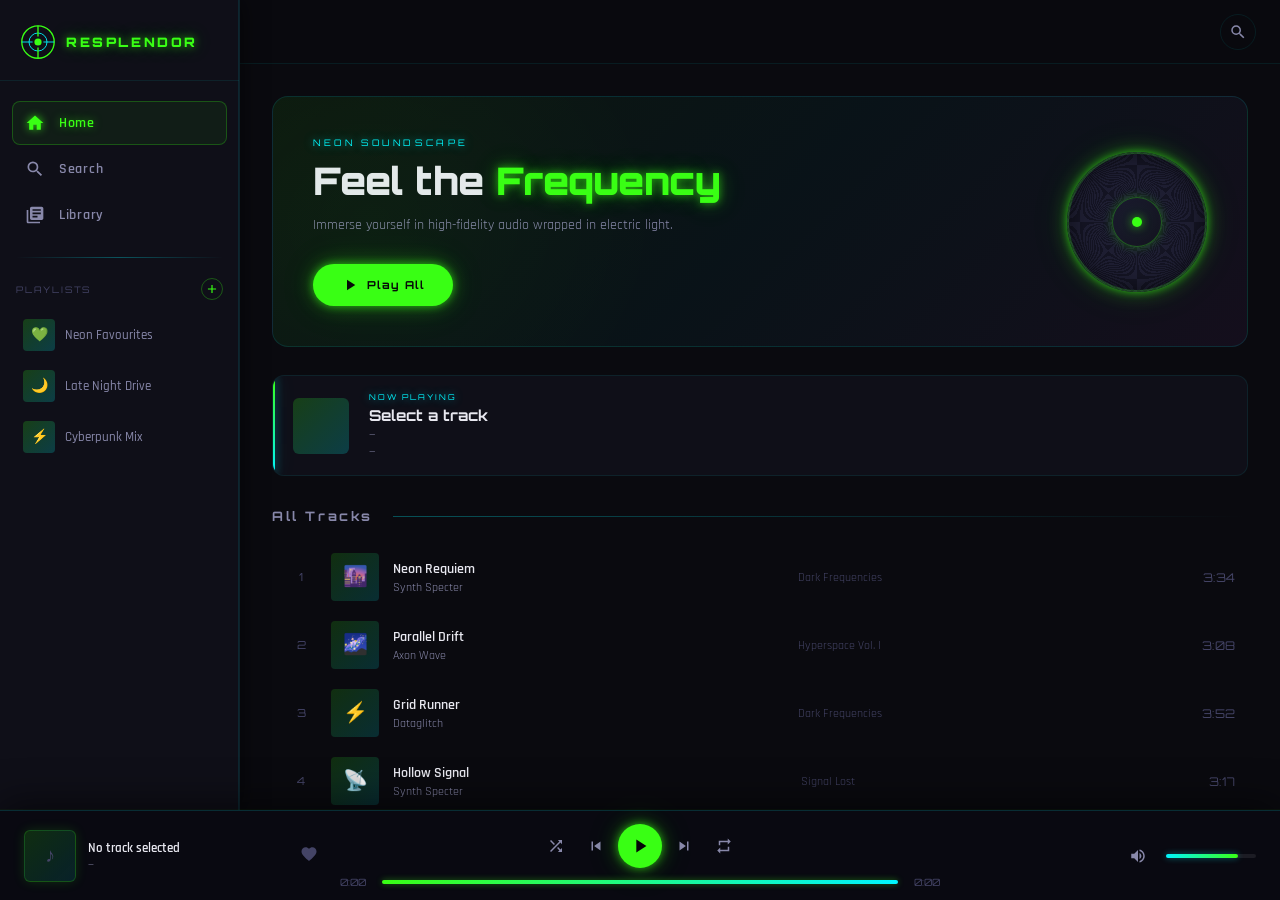
<file: index.html>
<!DOCTYPE html>
<html lang="en">
<head>
  <meta charset="UTF-8" />
  <meta name="viewport" content="width=device-width, initial-scale=1.0" />
  <title>Resplendor — Feel the Neon</title>
  <link rel="stylesheet" href="style.css" />
  <!-- Distinctive font pairing: Orbitron (display) + Rajdhani (body) -->
  <link rel="preconnect" href="https://fonts.googleapis.com" />
  <link href="https://fonts.googleapis.com/css2?family=Orbitron:wght@400;600;700;900&family=Rajdhani:wght@300;400;500;600;700&display=swap" rel="stylesheet" />
</head>
<body>

  <!-- ═══════════════════════════════════════════
       SIDEBAR
  ═══════════════════════════════════════════ -->
  <aside class="sidebar" id="sidebar">
    <!-- Logo -->
    <div class="sidebar__logo">
      <div class="logo-icon">
        <svg viewBox="0 0 40 40" fill="none">
          <circle cx="20" cy="20" r="18" stroke="var(--neon-green)" stroke-width="1.5"/>
          <circle cx="20" cy="20" r="10" stroke="var(--neon-cyan)" stroke-width="1"/>
          <circle cx="20" cy="20" r="4"  fill="var(--neon-green)"/>
          <line x1="20" y1="2"  x2="20" y2="14" stroke="var(--neon-green)" stroke-width="1.5"/>
          <line x1="20" y1="26" x2="20" y2="38" stroke="var(--neon-green)" stroke-width="1.5"/>
          <line x1="2"  y1="20" x2="14" y2="20" stroke="var(--neon-cyan)"  stroke-width="1"/>
          <line x1="26" y1="20" x2="38" y2="20" stroke="var(--neon-cyan)"  stroke-width="1"/>
        </svg>
      </div>
      <span class="logo-text">RESPLENDOR</span>
    </div>

    <!-- Navigation -->
    <nav class="sidebar__nav">
      <ul>
        <li>
          <a href="#" class="nav-link active" data-section="home">
            <svg viewBox="0 0 24 24" fill="currentColor"><path d="M10 20v-6h4v6h5v-8h3L12 3 2 12h3v8z"/></svg>
            <span>Home</span>
          </a>
        </li>
        <li>
          <a href="#" class="nav-link" data-section="search">
            <svg viewBox="0 0 24 24" fill="currentColor"><path d="M15.5 14h-.79l-.28-.27A6.471 6.471 0 0 0 16 9.5 6.5 6.5 0 1 0 9.5 16c1.61 0 3.09-.59 4.23-1.57l.27.28v.79l5 4.99L20.49 19l-4.99-5zm-6 0C7.01 14 5 11.99 5 9.5S7.01 5 9.5 5 14 7.01 14 9.5 11.99 14 9.5 14z"/></svg>
            <span>Search</span>
          </a>
        </li>
        <li>
          <a href="#" class="nav-link" data-section="library">
            <svg viewBox="0 0 24 24" fill="currentColor"><path d="M4 6H2v14c0 1.1.9 2 2 2h14v-2H4V6zm16-4H8c-1.1 0-2 .9-2 2v12c0 1.1.9 2 2 2h12c1.1 0 2-.9 2-2V4c0-1.1-.9-2-2-2zm-1 9H9V9h10v2zm-4 4H9v-2h6v2zm4-8H9V5h10v2z"/></svg>
            <span>Library</span>
          </a>
        </li>
      </ul>
    </nav>

    <!-- Divider -->
    <div class="sidebar__divider"></div>

    <!-- Playlists -->
    <div class="sidebar__playlists">
      <div class="playlist-header">
        <span>PLAYLISTS</span>
        <button class="btn-new-playlist" id="btnNewPlaylist" title="New Playlist">
          <svg viewBox="0 0 24 24" fill="currentColor"><path d="M19 13h-6v6h-2v-6H5v-2h6V5h2v6h6v2z"/></svg>
        </button>
      </div>
      <ul class="playlist-list" id="playlistList">
        <!-- Playlists injected by JS -->
      </ul>
    </div>

    <!-- Mobile toggle -->
    <button class="sidebar__close" id="sidebarClose">✕</button>
  </aside>

  <!-- Sidebar overlay for mobile -->
  <div class="sidebar-overlay" id="sidebarOverlay"></div>

  <!-- ═══════════════════════════════════════════
       MAIN CONTENT
  ═══════════════════════════════════════════ -->
  <main class="main-content" id="mainContent">

    <!-- Top bar -->
    <header class="topbar">
      <button class="btn-hamburger" id="btnHamburger">
        <span></span><span></span><span></span>
      </button>
      <div class="topbar__search" id="searchBar" style="display:none;">
        <svg viewBox="0 0 24 24" fill="currentColor"><path d="M15.5 14h-.79l-.28-.27A6.471 6.471 0 0 0 16 9.5 6.5 6.5 0 1 0 9.5 16c1.61 0 3.09-.59 4.23-1.57l.27.28v.79l5 4.99L20.49 19l-4.99-5zm-6 0C7.01 14 5 11.99 5 9.5S7.01 5 9.5 5 14 7.01 14 9.5 11.99 14 9.5 14z"/></svg>
        <input type="text" id="searchInput" placeholder="Search songs, artists…" autocomplete="off" />
        <button id="clearSearch" class="btn-clear-search">✕</button>
      </div>
      <div class="topbar__right">
        <button class="btn-icon" id="btnToggleSearch" title="Search">
          <svg viewBox="0 0 24 24" fill="currentColor"><path d="M15.5 14h-.79l-.28-.27A6.471 6.471 0 0 0 16 9.5 6.5 6.5 0 1 0 9.5 16c1.61 0 3.09-.59 4.23-1.57l.27.28v.79l5 4.99L20.49 19l-4.99-5zm-6 0C7.01 14 5 11.99 5 9.5S7.01 5 9.5 5 14 7.01 14 9.5 11.99 14 9.5 14z"/></svg>
        </button>
      </div>
    </header>

    <!-- Sections -->
    <div class="sections-wrapper" id="sectionsWrapper">

      <!-- HOME SECTION -->
      <section class="section" id="section-home">
        <!-- Hero banner -->
        <div class="hero-banner">
          <div class="hero-banner__text">
            <p class="hero-subtitle">NEON SOUNDSCAPE</p>
            <h1 class="hero-title">Feel the <span class="glow-text">Frequency</span></h1>
            <p class="hero-desc">Immerse yourself in high-fidelity audio wrapped in electric light.</p>
            <button class="btn-play-all" id="btnPlayAll">
              <svg viewBox="0 0 24 24" fill="currentColor"><path d="M8 5v14l11-7z"/></svg>
              Play All
            </button>
          </div>
          <div class="hero-banner__visual">
            <div class="vinyl-record" id="vinylRecord">
              <div class="vinyl-label" id="vinylLabel">
                <div class="vinyl-label-inner"></div>
              </div>
            </div>
          </div>
        </div>

        <!-- Featured / Now Playing card -->
        <div class="featured-card" id="featuredCard">
          <div class="featured-card__art" id="featuredArt"></div>
          <div class="featured-card__info">
            <span class="featured-tag">NOW PLAYING</span>
            <h2 class="featured-title" id="featuredTitle">Select a track</h2>
            <p class="featured-artist" id="featuredArtist">—</p>
            <p class="featured-album" id="featuredAlbum">—</p>
          </div>
        </div>

        <!-- Song list heading -->
        <div class="section-heading">
          <h2>All Tracks</h2>
          <div class="section-heading__line"></div>
        </div>

        <!-- Song list table -->
        <div class="song-list" id="songList">
          <!-- Songs injected by JS -->
        </div>
      </section>

      <!-- SEARCH SECTION -->
      <section class="section hidden" id="section-search">
        <div class="section-heading">
          <h2>Search Results</h2>
          <div class="section-heading__line"></div>
        </div>
        <div class="song-list" id="searchResults">
          <p class="empty-state">Start typing to search songs and artists…</p>
        </div>
      </section>

      <!-- LIBRARY SECTION -->
      <section class="section hidden" id="section-library">
        <div class="section-heading">
          <h2>Your Library</h2>
          <div class="section-heading__line"></div>
        </div>
        <div class="library-grid" id="libraryGrid">
          <!-- Library items injected by JS -->
        </div>
      </section>

    </div>
  </main>

  <!-- ═══════════════════════════════════════════
       BOTTOM PLAYER BAR
  ═══════════════════════════════════════════ -->
  <footer class="player-bar" id="playerBar">

    <!-- Song info -->
    <div class="player-bar__info">
      <div class="player-art" id="playerArt">
        <div class="player-art__placeholder">♪</div>
      </div>
      <div class="player-meta">
        <p class="player-title" id="playerTitle">No track selected</p>
        <p class="player-artist" id="playerArtist">—</p>
      </div>
      <button class="btn-heart" id="btnHeart" title="Like">
        <svg viewBox="0 0 24 24" fill="currentColor"><path d="M12 21.35l-1.45-1.32C5.4 15.36 2 12.28 2 8.5 2 5.42 4.42 3 7.5 3c1.74 0 3.41.81 4.5 2.09C13.09 3.81 14.76 3 16.5 3 19.58 3 22 5.42 22 8.5c0 3.78-3.4 6.86-8.55 11.54L12 21.35z"/></svg>
      </button>
    </div>

    <!-- Controls -->
    <div class="player-bar__controls">
      <div class="control-buttons">
        <button class="btn-ctrl" id="btnShuffle" title="Shuffle">
          <svg viewBox="0 0 24 24" fill="currentColor"><path d="M10.59 9.17L5.41 4 4 5.41l5.17 5.17 1.42-1.41zM14.5 4l2.04 2.04L4 18.59 5.41 20 17.96 7.46 20 9.5V4h-5.5zm.33 9.41l-1.41 1.41 3.13 3.13L14.5 20H20v-5.5l-2.04 2.04-3.13-3.13z"/></svg>
        </button>
        <button class="btn-ctrl" id="btnPrev" title="Previous">
          <svg viewBox="0 0 24 24" fill="currentColor"><path d="M6 6h2v12H6zm3.5 6l8.5 6V6z"/></svg>
        </button>
        <button class="btn-ctrl btn-play-pause" id="btnPlayPause" title="Play / Pause">
          <svg class="icon-play"  viewBox="0 0 24 24" fill="currentColor"><path d="M8 5v14l11-7z"/></svg>
          <svg class="icon-pause" viewBox="0 0 24 24" fill="currentColor" style="display:none"><path d="M6 19h4V5H6v14zm8-14v14h4V5h-4z"/></svg>
        </button>
        <button class="btn-ctrl" id="btnNext" title="Next">
          <svg viewBox="0 0 24 24" fill="currentColor"><path d="M6 18l8.5-6L6 6v12zM16 6v12h2V6h-2z"/></svg>
        </button>
        <button class="btn-ctrl" id="btnRepeat" title="Repeat">
          <svg viewBox="0 0 24 24" fill="currentColor"><path d="M7 7h10v3l4-4-4-4v3H5v6h2V7zm10 10H7v-3l-4 4 4 4v-3h12v-6h-2v4z"/></svg>
        </button>
      </div>

      <!-- Progress -->
      <div class="progress-area">
        <span class="time-elapsed" id="timeElapsed">0:00</span>
        <div class="progress-bar-track" id="progressTrack">
          <div class="progress-bar-fill" id="progressFill"></div>
          <div class="progress-thumb"   id="progressThumb"></div>
        </div>
        <span class="time-total" id="timeTotal">0:00</span>
      </div>
    </div>

    <!-- Volume -->
    <div class="player-bar__volume">
      <button class="btn-ctrl btn-vol" id="btnMute" title="Mute">
        <svg class="icon-vol-on"  viewBox="0 0 24 24" fill="currentColor"><path d="M3 9v6h4l5 5V4L7 9H3zm13.5 3c0-1.77-1.02-3.29-2.5-4.03v8.05c1.48-.73 2.5-2.25 2.5-4.02zM14 3.23v2.06c2.89.86 5 3.54 5 6.71s-2.11 5.85-5 6.71v2.06c4.01-.91 7-4.49 7-8.77s-2.99-7.86-7-8.77z"/></svg>
        <svg class="icon-vol-off" viewBox="0 0 24 24" fill="currentColor" style="display:none"><path d="M16.5 12c0-1.77-1.02-3.29-2.5-4.03v2.21l2.45 2.45c.03-.2.05-.41.05-.63zm2.5 0c0 .94-.2 1.82-.54 2.64l1.51 1.51C20.63 14.91 21 13.5 21 12c0-4.28-2.99-7.86-7-8.77v2.06c2.89.86 5 3.54 5 6.71zM4.27 3L3 4.27 7.73 9H3v6h4l5 5v-6.73l4.25 4.25c-.67.52-1.42.93-2.25 1.18v2.06c1.38-.31 2.63-.95 3.69-1.81L19.73 21 21 19.73l-9-9L4.27 3zM12 4L9.91 6.09 12 8.18V4z"/></svg>
      </button>
      <div class="volume-track" id="volumeTrack">
        <div class="volume-fill" id="volumeFill"></div>
        <div class="volume-thumb" id="volumeThumb"></div>
      </div>
    </div>

    <!-- Hidden HTML5 audio element -->
    <audio id="audioPlayer" preload="metadata"></audio>
  </footer>

  <!-- ═══════════════════════════════════════════
       NEW PLAYLIST MODAL
  ═══════════════════════════════════════════ -->
  <div class="modal-overlay" id="modalOverlay">
    <div class="modal" id="modal">
      <h3>New Playlist</h3>
      <input type="text" id="modalPlaylistName" placeholder="Playlist name…" maxlength="40" />
      <div class="modal-buttons">
        <button class="btn-modal-cancel" id="btnModalCancel">Cancel</button>
        <button class="btn-modal-create" id="btnModalCreate">Create</button>
      </div>
    </div>
  </div>

  <!-- ═══════════════════════════════════════════
       TOAST NOTIFICATIONS
  ═══════════════════════════════════════════ -->
  <div class="toast-container" id="toastContainer"></div>

  <script src="script.js"></script>
</body>
</html>
</file>
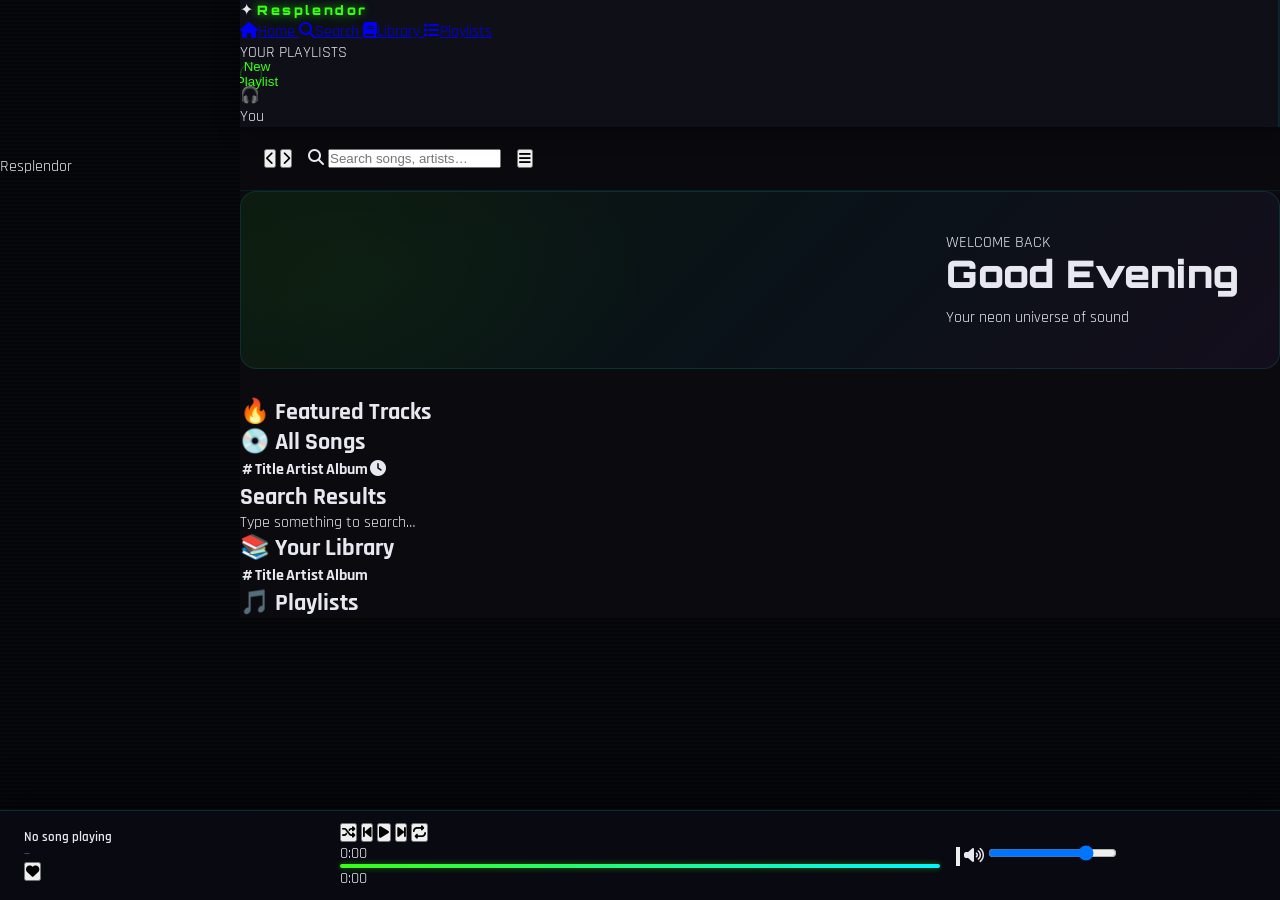
<file: index (1).html>
<!DOCTYPE html>
<html lang="en">
<head>
  <meta charset="UTF-8" />
  <meta name="viewport" content="width=device-width, initial-scale=1.0"/>
  <title>Resplendor</title>
  <link rel="stylesheet" href="style.css" />
  <link href="https://fonts.googleapis.com/css2?family=Rajdhani:wght@400;600;700&family=Orbitron:wght@400;700;900&family=Inter:wght@300;400;500&display=swap" rel="stylesheet"/>
  <link rel="stylesheet" href="https://cdnjs.cloudflare.com/ajax/libs/font-awesome/6.5.0/css/all.min.css"/>
</head>
<body>

  <!-- ===== INTRO BLAST ANIMATION ===== -->
  <div id="intro-overlay">
    <canvas id="intro-canvas"></canvas>
    <div id="intro-logo">
      <span class="logo-r">R</span><span class="logo-rest">esplendor</span>
    </div>
  </div>

  <!-- ===== APP WRAPPER ===== -->
  <div id="app" class="hidden">

    <!-- SIDEBAR -->
    <aside class="sidebar" id="sidebar">
      <div class="sidebar-logo">
        <span class="logo-icon">✦</span>
        <span class="logo-text">Resplendor</span>
      </div>

      <nav class="sidebar-nav">
        <a href="#" class="nav-item active" data-view="home">
          <i class="fa fa-home"></i><span>Home</span>
        </a>
        <a href="#" class="nav-item" data-view="search">
          <i class="fa fa-search"></i><span>Search</span>
        </a>
        <a href="#" class="nav-item" data-view="library">
          <i class="fa fa-book"></i><span>Library</span>
        </a>
        <a href="#" class="nav-item" data-view="playlist">
          <i class="fa fa-list"></i><span>Playlists</span>
        </a>
      </nav>

      <div class="sidebar-section">
        <p class="sidebar-label">YOUR PLAYLISTS</p>
        <ul class="playlist-list" id="playlist-list">
          <!-- Playlists injected by JS -->
        </ul>
        <button class="btn-new-playlist" id="btn-new-playlist">
          <i class="fa fa-plus"></i> New Playlist
        </button>
      </div>

      <div class="sidebar-footer">
        <div class="user-avatar">🎧</div>
        <span class="user-name">You</span>
      </div>
    </aside>

    <!-- MAIN CONTENT -->
    <main class="main-content" id="main-content">

      <!-- TOPBAR -->
      <div class="topbar">
        <div class="topbar-left">
          <button class="nav-arrow" id="btn-back"><i class="fa fa-chevron-left"></i></button>
          <button class="nav-arrow" id="btn-fwd"><i class="fa fa-chevron-right"></i></button>
        </div>
        <div class="search-bar" id="search-bar-wrap">
          <i class="fa fa-search"></i>
          <input type="text" id="search-input" placeholder="Search songs, artists…" />
        </div>
        <button class="hamburger" id="hamburger"><i class="fa fa-bars"></i></button>
      </div>

      <!-- VIEW: HOME -->
      <section class="view active" id="view-home">
        <div class="hero-banner">
          <div class="hero-orb"></div>
          <div class="hero-text">
            <p class="hero-label">WELCOME BACK</p>
            <h1 class="hero-title">Good <span id="time-greeting">Evening</span></h1>
            <p class="hero-sub">Your neon universe of sound</p>
          </div>
        </div>

        <h2 class="section-title">🔥 Featured Tracks</h2>
        <div class="cards-grid" id="featured-grid"></div>

        <h2 class="section-title">💿 All Songs</h2>
        <div class="song-list-container">
          <table class="song-table">
            <thead>
              <tr>
                <th>#</th><th>Title</th><th>Artist</th><th>Album</th><th><i class="fa fa-clock"></i></th><th></th>
              </tr>
            </thead>
            <tbody id="song-table-body"></tbody>
          </table>
        </div>
      </section>

      <!-- VIEW: SEARCH -->
      <section class="view" id="view-search">
        <h2 class="section-title">Search Results</h2>
        <div class="cards-grid" id="search-results-grid">
          <p class="empty-msg">Type something to search…</p>
        </div>
      </section>

      <!-- VIEW: LIBRARY -->
      <section class="view" id="view-library">
        <h2 class="section-title">📚 Your Library</h2>
        <div class="song-list-container">
          <table class="song-table">
            <thead>
              <tr><th>#</th><th>Title</th><th>Artist</th><th>Album</th><th></th></tr>
            </thead>
            <tbody id="library-table-body"></tbody>
          </table>
        </div>
      </section>

      <!-- VIEW: PLAYLISTS -->
      <section class="view" id="view-playlist">
        <h2 class="section-title">🎵 Playlists</h2>
        <div class="playlist-detail" id="playlist-detail"></div>
      </section>

    </main>
  </div><!-- end #app -->

  <!-- ===== BOTTOM PLAYER BAR ===== -->
  <footer class="player-bar" id="player-bar">

    <!-- Now Playing Info -->
    <div class="player-now">
      <div class="player-cover" id="player-cover">
        <div class="cover-art" id="cover-art-display"></div>
      </div>
      <div class="player-info">
        <p class="player-title" id="player-title">No song playing</p>
        <p class="player-artist" id="player-artist">—</p>
      </div>
      <button class="like-btn" id="like-btn" title="Add to Library">
        <i class="fa fa-heart"></i>
      </button>
    </div>

    <!-- Controls -->
    <div class="player-controls">
      <div class="control-btns">
        <button class="ctrl-btn" id="btn-shuffle" title="Shuffle"><i class="fa fa-shuffle"></i></button>
        <button class="ctrl-btn" id="btn-prev" title="Previous"><i class="fa fa-backward-step"></i></button>
        <button class="ctrl-btn play-pause-btn" id="btn-play" title="Play/Pause">
          <i class="fa fa-play" id="play-icon"></i>
        </button>
        <button class="ctrl-btn" id="btn-next" title="Next"><i class="fa fa-forward-step"></i></button>
        <button class="ctrl-btn" id="btn-repeat" title="Repeat"><i class="fa fa-repeat"></i></button>
      </div>
      <div class="progress-wrap">
        <span class="time-label" id="current-time">0:00</span>
        <div class="progress-bar-track" id="progress-track">
          <div class="progress-bar-fill" id="progress-fill"></div>
          <div class="progress-thumb" id="progress-thumb"></div>
        </div>
        <span class="time-label" id="total-time">0:00</span>
      </div>
    </div>

    <!-- Volume + extra -->
    <div class="player-right">
      <button class="ctrl-btn small" id="btn-queue" title="Queue"><i class="fa fa-list-music"></i></button>
      <i class="fa fa-volume-high volume-icon"></i>
      <input type="range" id="volume-slider" min="0" max="1" step="0.01" value="0.8" />
    </div>

  </footer>

  <!-- Hidden audio element -->
  <audio id="audio-player"></audio>

  <script src="script.js"></script>
</body>
</html>
</file>
<file: style.css>
/* ═══════════════════════════════════════════════════════════
   RESPLENDOR — style.css
   Neon cyberpunk aesthetic: dark base + electric green/cyan/purple
═══════════════════════════════════════════════════════════ */

/* ── CSS Custom Properties ─────────────────────────────── */
:root {
  /* Neon palette */
  --neon-green:   #39ff14;
  --neon-cyan:    #00f5ff;
  --neon-purple:  #bf5af2;
  --neon-pink:    #ff2d78;
  --neon-yellow:  #f5d300;

  /* Backgrounds */
  --bg-void:      #050508;
  --bg-base:      #0a0a0f;
  --bg-raised:    #0f0f18;
  --bg-elevated:  #141420;
  --bg-surface:   #1a1a2e;
  --bg-hover:     #202035;

  /* Text */
  --text-primary:   #e8e8f0;
  --text-secondary: #8888aa;
  --text-muted:     #444466;

  /* Accents */
  --accent-primary: var(--neon-green);
  --accent-secondary: var(--neon-cyan);

  /* Borders */
  --border-subtle: rgba(0, 245, 255, 0.08);
  --border-neon:   rgba(57, 255, 20, 0.3);

  /* Glow */
  --glow-green:  0 0 8px rgba(57,255,20,0.6),  0 0 20px rgba(57,255,20,0.3),  0 0 40px rgba(57,255,20,0.1);
  --glow-cyan:   0 0 8px rgba(0,245,255,0.6),  0 0 20px rgba(0,245,255,0.3),  0 0 40px rgba(0,245,255,0.1);
  --glow-purple: 0 0 8px rgba(191,90,242,0.6), 0 0 20px rgba(191,90,242,0.3), 0 0 40px rgba(191,90,242,0.1);

  /* Layout */
  --sidebar-width: 240px;
  --player-height: 90px;
  --topbar-height: 64px;

  /* Typography */
  --font-display: 'Orbitron', sans-serif;
  --font-body:    'Rajdhani', sans-serif;

  /* Transitions */
  --transition: 0.2s cubic-bezier(0.4, 0, 0.2, 1);
  --transition-slow: 0.4s cubic-bezier(0.4, 0, 0.2, 1);
}

/* ── Reset ──────────────────────────────────────────────── */
*, *::before, *::after { box-sizing: border-box; margin: 0; padding: 0; }
html { font-size: 16px; scroll-behavior: smooth; }

body {
  font-family: var(--font-body);
  background: var(--bg-void);
  color: var(--text-primary);
  display: grid;
  grid-template-columns: var(--sidebar-width) 1fr;
  grid-template-rows: 1fr var(--player-height);
  grid-template-areas:
    "sidebar main"
    "player  player";
  height: 100vh;
  overflow: hidden;
  /* Subtle scanline overlay */
  background-image: repeating-linear-gradient(
    0deg,
    transparent,
    transparent 2px,
    rgba(0, 245, 255, 0.015) 2px,
    rgba(0, 245, 255, 0.015) 4px
  );
}

/* ── Scrollbar ──────────────────────────────────────────── */
::-webkit-scrollbar { width: 4px; }
::-webkit-scrollbar-track { background: var(--bg-base); }
::-webkit-scrollbar-thumb { background: var(--neon-cyan); border-radius: 2px; box-shadow: var(--glow-cyan); }

/* ════════════════════════════════════════════
   SIDEBAR
════════════════════════════════════════════ */
.sidebar {
  grid-area: sidebar;
  background: var(--bg-raised);
  border-right: 1px solid var(--border-subtle);
  display: flex;
  flex-direction: column;
  padding: 0;
  overflow-y: auto;
  overflow-x: hidden;
  position: relative;
  z-index: 100;
  /* Neon edge glow */
  box-shadow: inset -1px 0 0 rgba(0,245,255,0.1), 2px 0 20px rgba(0,0,0,0.5);
}

/* Logo */
.sidebar__logo {
  display: flex;
  align-items: center;
  gap: 10px;
  padding: 24px 20px 20px;
  border-bottom: 1px solid var(--border-subtle);
}

.logo-icon {
  width: 36px;
  height: 36px;
  flex-shrink: 0;
  filter: drop-shadow(var(--glow-green));
  animation: logoPulse 3s ease-in-out infinite;
}

@keyframes logoPulse {
  0%, 100% { filter: drop-shadow(0 0 6px rgba(57,255,20,0.6)); }
  50%       { filter: drop-shadow(0 0 12px rgba(57,255,20,0.9)) drop-shadow(0 0 24px rgba(57,255,20,0.4)); }
}

.logo-text {
  font-family: var(--font-display);
  font-size: 13px;
  font-weight: 900;
  letter-spacing: 0.2em;
  color: var(--neon-green);
  text-shadow: var(--glow-green);
}

/* Nav */
.sidebar__nav { padding: 20px 12px 0; }

.sidebar__nav ul { list-style: none; display: flex; flex-direction: column; gap: 2px; }

.nav-link {
  display: flex;
  align-items: center;
  gap: 14px;
  padding: 11px 12px;
  border-radius: 8px;
  text-decoration: none;
  font-size: 14px;
  font-weight: 600;
  letter-spacing: 0.05em;
  color: var(--text-secondary);
  transition: var(--transition);
  border: 1px solid transparent;
  position: relative;
  overflow: hidden;
}

.nav-link svg { width: 20px; height: 20px; flex-shrink: 0; }

.nav-link::before {
  content: '';
  position: absolute;
  inset: 0;
  background: linear-gradient(90deg, rgba(57,255,20,0.08), transparent);
  opacity: 0;
  transition: var(--transition);
}

.nav-link:hover { color: var(--text-primary); border-color: rgba(57,255,20,0.15); }
.nav-link:hover::before { opacity: 1; }

.nav-link.active {
  color: var(--neon-green);
  background: rgba(57,255,20,0.06);
  border-color: rgba(57,255,20,0.25);
  text-shadow: 0 0 8px rgba(57,255,20,0.5);
}
.nav-link.active svg { filter: drop-shadow(0 0 4px rgba(57,255,20,0.8)); }

/* Divider */
.sidebar__divider {
  height: 1px;
  background: linear-gradient(90deg, transparent, var(--neon-cyan), transparent);
  margin: 20px 16px;
  opacity: 0.3;
}

/* Playlists */
.sidebar__playlists { padding: 0 12px; flex: 1; }

.playlist-header {
  display: flex;
  align-items: center;
  justify-content: space-between;
  padding: 0 4px 10px;
  font-family: var(--font-display);
  font-size: 9px;
  letter-spacing: 0.2em;
  color: var(--text-muted);
}

.btn-new-playlist {
  background: none;
  border: 1px solid rgba(57,255,20,0.3);
  color: var(--neon-green);
  width: 22px;
  height: 22px;
  border-radius: 50%;
  cursor: pointer;
  display: flex;
  align-items: center;
  justify-content: center;
  transition: var(--transition);
}
.btn-new-playlist svg { width: 14px; height: 14px; }
.btn-new-playlist:hover { background: rgba(57,255,20,0.1); box-shadow: var(--glow-green); }

.playlist-list { list-style: none; display: flex; flex-direction: column; gap: 1px; }

.playlist-item {
  display: flex;
  align-items: center;
  gap: 10px;
  padding: 8px 10px;
  border-radius: 6px;
  cursor: pointer;
  color: var(--text-secondary);
  font-size: 13px;
  font-weight: 500;
  transition: var(--transition);
  border: 1px solid transparent;
}
.playlist-item:hover { color: var(--text-primary); background: var(--bg-hover); border-color: var(--border-subtle); }
.playlist-item.active { color: var(--neon-cyan); border-color: rgba(0,245,255,0.2); }
.playlist-item__icon {
  width: 32px;
  height: 32px;
  border-radius: 4px;
  background: linear-gradient(135deg, rgba(57,255,20,0.2), rgba(0,245,255,0.2));
  display: flex;
  align-items: center;
  justify-content: center;
  font-size: 14px;
  flex-shrink: 0;
}

/* Sidebar close (mobile) */
.sidebar__close {
  display: none;
  position: absolute;
  top: 14px; right: 14px;
  background: none;
  border: 1px solid var(--border-subtle);
  color: var(--text-secondary);
  width: 28px; height: 28px;
  border-radius: 50%;
  cursor: pointer;
  font-size: 12px;
}

/* ════════════════════════════════════════════
   MAIN CONTENT
════════════════════════════════════════════ */
.main-content {
  grid-area: main;
  overflow-y: auto;
  overflow-x: hidden;
  background: var(--bg-base);
  display: flex;
  flex-direction: column;
  position: relative;
}

/* Topbar */
.topbar {
  position: sticky;
  top: 0;
  z-index: 50;
  height: var(--topbar-height);
  background: rgba(10, 10, 15, 0.85);
  backdrop-filter: blur(20px);
  border-bottom: 1px solid var(--border-subtle);
  display: flex;
  align-items: center;
  padding: 0 24px;
  gap: 16px;
  flex-shrink: 0;
}

.btn-hamburger {
  display: none;
  flex-direction: column;
  gap: 5px;
  background: none;
  border: none;
  cursor: pointer;
  padding: 4px;
}
.btn-hamburger span {
  width: 22px;
  height: 2px;
  background: var(--neon-green);
  border-radius: 1px;
  display: block;
  box-shadow: 0 0 4px rgba(57,255,20,0.5);
}

.topbar__search {
  flex: 1;
  display: flex;
  align-items: center;
  background: var(--bg-surface);
  border: 1px solid var(--border-subtle);
  border-radius: 24px;
  padding: 0 16px;
  gap: 10px;
  transition: var(--transition);
  max-width: 480px;
}
.topbar__search svg { width: 18px; height: 18px; color: var(--text-muted); flex-shrink: 0; }
.topbar__search input {
  flex: 1;
  background: none;
  border: none;
  color: var(--text-primary);
  font-family: var(--font-body);
  font-size: 14px;
  font-weight: 500;
  outline: none;
}
.topbar__search input::placeholder { color: var(--text-muted); }
.topbar__search:focus-within {
  border-color: rgba(57,255,20,0.4);
  box-shadow: 0 0 0 2px rgba(57,255,20,0.1);
}

.btn-clear-search {
  background: none;
  border: none;
  color: var(--text-muted);
  cursor: pointer;
  font-size: 12px;
  line-height: 1;
  padding: 2px;
}
.btn-clear-search:hover { color: var(--text-primary); }

.topbar__right { display: flex; gap: 8px; margin-left: auto; }

.btn-icon {
  background: none;
  border: 1px solid var(--border-subtle);
  color: var(--text-secondary);
  width: 36px;
  height: 36px;
  border-radius: 50%;
  cursor: pointer;
  display: flex;
  align-items: center;
  justify-content: center;
  transition: var(--transition);
}
.btn-icon svg { width: 18px; height: 18px; }
.btn-icon:hover { color: var(--neon-green); border-color: var(--neon-green); box-shadow: var(--glow-green); }

/* Sections wrapper */
.sections-wrapper { padding: 0; flex: 1; }
.section { padding: 32px; animation: fadeIn 0.3s ease; }
.section.hidden { display: none; }

@keyframes fadeIn { from { opacity: 0; transform: translateY(8px); } to { opacity: 1; transform: translateY(0); } }

/* Section heading */
.section-heading {
  display: flex;
  align-items: center;
  gap: 20px;
  margin-bottom: 20px;
}
.section-heading h2 {
  font-family: var(--font-display);
  font-size: 13px;
  font-weight: 700;
  letter-spacing: 0.2em;
  color: var(--text-secondary);
  white-space: nowrap;
}
.section-heading__line {
  flex: 1;
  height: 1px;
  background: linear-gradient(90deg, rgba(0,245,255,0.3), transparent);
}

/* ── Hero Banner ────────────────────────────────────────── */
.hero-banner {
  background: linear-gradient(135deg, rgba(57,255,20,0.06) 0%, rgba(0,245,255,0.04) 50%, rgba(191,90,242,0.06) 100%);
  border: 1px solid rgba(0,245,255,0.12);
  border-radius: 16px;
  padding: 40px;
  margin-bottom: 28px;
  display: grid;
  grid-template-columns: 1fr auto;
  gap: 32px;
  align-items: center;
  position: relative;
  overflow: hidden;
}

.hero-banner::before {
  content: '';
  position: absolute;
  top: -50%;
  left: -20%;
  width: 60%;
  height: 200%;
  background: radial-gradient(ellipse, rgba(57,255,20,0.04) 0%, transparent 70%);
  pointer-events: none;
}

.hero-subtitle {
  font-family: var(--font-display);
  font-size: 9px;
  letter-spacing: 0.4em;
  color: var(--neon-cyan);
  text-shadow: var(--glow-cyan);
  margin-bottom: 12px;
}

.hero-title {
  font-family: var(--font-display);
  font-size: clamp(24px, 4vw, 38px);
  font-weight: 900;
  line-height: 1.1;
  margin-bottom: 12px;
  color: var(--text-primary);
}

.glow-text {
  color: var(--neon-green);
  text-shadow: var(--glow-green);
}

.hero-desc {
  font-size: 14px;
  font-weight: 400;
  color: var(--text-secondary);
  margin-bottom: 28px;
  max-width: 380px;
  line-height: 1.6;
}

.btn-play-all {
  display: inline-flex;
  align-items: center;
  gap: 8px;
  background: var(--neon-green);
  color: var(--bg-void);
  border: none;
  border-radius: 40px;
  padding: 12px 28px;
  font-family: var(--font-display);
  font-size: 11px;
  font-weight: 700;
  letter-spacing: 0.1em;
  cursor: pointer;
  transition: var(--transition);
  box-shadow: var(--glow-green);
}
.btn-play-all svg { width: 18px; height: 18px; }
.btn-play-all:hover {
  transform: scale(1.04);
  box-shadow: 0 0 20px rgba(57,255,20,0.8), 0 0 40px rgba(57,255,20,0.4);
}

/* Vinyl Record */
.vinyl-record {
  width: 140px;
  height: 140px;
  border-radius: 50%;
  background:
    repeating-conic-gradient(
      from 0deg,
      rgba(20,20,35,1) 0deg 0.5deg,
      rgba(30,30,50,1) 0.5deg 1deg
    );
  border: 2px solid rgba(57,255,20,0.2);
  box-shadow: var(--glow-green), inset 0 0 20px rgba(0,0,0,0.5);
  display: flex;
  align-items: center;
  justify-content: center;
  position: relative;
  flex-shrink: 0;
}

.vinyl-record.spinning { animation: vinylSpin 4s linear infinite; }
@keyframes vinylSpin { from { transform: rotate(0deg); } to { transform: rotate(360deg); } }

.vinyl-label {
  width: 50px;
  height: 50px;
  border-radius: 50%;
  background: linear-gradient(135deg, var(--bg-surface), var(--bg-elevated));
  border: 1px solid rgba(57,255,20,0.3);
  display: flex;
  align-items: center;
  justify-content: center;
  box-shadow: 0 0 10px rgba(57,255,20,0.3);
}

.vinyl-label-inner {
  width: 10px;
  height: 10px;
  border-radius: 50%;
  background: var(--neon-green);
  box-shadow: var(--glow-green);
}

/* ── Featured Card ──────────────────────────────────────── */
.featured-card {
  display: flex;
  align-items: center;
  gap: 20px;
  background: var(--bg-raised);
  border: 1px solid var(--border-subtle);
  border-radius: 12px;
  padding: 16px 20px;
  margin-bottom: 32px;
  transition: var(--transition);
  position: relative;
  overflow: hidden;
}
.featured-card::after {
  content: '';
  position: absolute;
  left: 0; top: 0; bottom: 0;
  width: 2px;
  background: linear-gradient(180deg, var(--neon-green), var(--neon-cyan));
  box-shadow: var(--glow-cyan);
}

.featured-card__art {
  width: 56px;
  height: 56px;
  border-radius: 6px;
  background: linear-gradient(135deg, rgba(57,255,20,0.2), rgba(0,245,255,0.2));
  font-size: 24px;
  display: flex;
  align-items: center;
  justify-content: center;
  flex-shrink: 0;
  overflow: hidden;
}
.featured-card__art img { width: 100%; height: 100%; object-fit: cover; }

.featured-tag {
  font-family: var(--font-display);
  font-size: 8px;
  letter-spacing: 0.25em;
  color: var(--neon-cyan);
  text-shadow: var(--glow-cyan);
  display: block;
  margin-bottom: 4px;
}

.featured-title {
  font-family: var(--font-display);
  font-size: 15px;
  font-weight: 700;
  color: var(--text-primary);
}
.featured-artist, .featured-album {
  font-size: 12px;
  font-weight: 400;
  color: var(--text-secondary);
  margin-top: 2px;
}

/* ── Song List ──────────────────────────────────────────── */
.song-list { display: flex; flex-direction: column; gap: 2px; }

.song-row {
  display: grid;
  grid-template-columns: 32px 48px 1fr auto auto;
  align-items: center;
  gap: 14px;
  padding: 8px 12px;
  border-radius: 8px;
  cursor: pointer;
  border: 1px solid transparent;
  transition: var(--transition);
  position: relative;
  animation: rowSlide 0.3s ease both;
}

@keyframes rowSlide {
  from { opacity: 0; transform: translateX(-10px); }
  to   { opacity: 1; transform: translateX(0); }
}

.song-row:hover {
  background: var(--bg-hover);
  border-color: var(--border-subtle);
}

.song-row.playing {
  background: rgba(57,255,20,0.05);
  border-color: rgba(57,255,20,0.2);
  box-shadow: inset 0 0 0 1px rgba(57,255,20,0.1);
}

.song-row__num {
  font-family: var(--font-display);
  font-size: 11px;
  font-weight: 400;
  color: var(--text-muted);
  text-align: center;
  width: 32px;
}
.song-row.playing .song-row__num { display: none; }

.song-row__playing-icon {
  display: none;
  width: 32px;
  text-align: center;
}
.song-row.playing .song-row__playing-icon { display: block; }

.playing-bars {
  display: inline-flex;
  gap: 2px;
  align-items: flex-end;
  height: 14px;
}
.playing-bars span {
  width: 3px;
  background: var(--neon-green);
  border-radius: 1px;
  box-shadow: 0 0 4px rgba(57,255,20,0.6);
  animation: barBounce 0.8s ease-in-out infinite;
}
.playing-bars span:nth-child(2) { animation-delay: 0.15s; }
.playing-bars span:nth-child(3) { animation-delay: 0.3s; }

@keyframes barBounce {
  0%, 100% { height: 4px; }
  50%       { height: 14px; }
}

.song-row__art {
  width: 48px;
  height: 48px;
  border-radius: 4px;
  overflow: hidden;
  flex-shrink: 0;
  background: linear-gradient(135deg, rgba(57,255,20,0.15), rgba(0,245,255,0.15));
  display: flex;
  align-items: center;
  justify-content: center;
  font-size: 20px;
}
.song-row__art img { width: 100%; height: 100%; object-fit: cover; }

.song-row__meta {}
.song-row__title {
  font-weight: 600;
  font-size: 14px;
  color: var(--text-primary);
  white-space: nowrap;
  overflow: hidden;
  text-overflow: ellipsis;
}
.song-row.playing .song-row__title { color: var(--neon-green); text-shadow: 0 0 8px rgba(57,255,20,0.4); }

.song-row__artist {
  font-size: 12px;
  font-weight: 400;
  color: var(--text-secondary);
  white-space: nowrap;
  overflow: hidden;
  text-overflow: ellipsis;
  margin-top: 2px;
}

.song-row__album {
  font-size: 12px;
  color: var(--text-muted);
  white-space: nowrap;
  overflow: hidden;
  text-overflow: ellipsis;
  display: none;
}

.song-row__duration {
  font-size: 12px;
  color: var(--text-muted);
  font-family: var(--font-display);
  font-weight: 400;
  white-space: nowrap;
}

/* ── Library Grid ───────────────────────────────────────── */
.library-grid {
  display: grid;
  grid-template-columns: repeat(auto-fill, minmax(160px, 1fr));
  gap: 16px;
}

.library-card {
  background: var(--bg-raised);
  border: 1px solid var(--border-subtle);
  border-radius: 10px;
  padding: 14px;
  cursor: pointer;
  transition: var(--transition);
}
.library-card:hover {
  background: var(--bg-hover);
  border-color: rgba(57,255,20,0.2);
  transform: translateY(-2px);
  box-shadow: 0 8px 24px rgba(0,0,0,0.4), 0 0 0 1px rgba(57,255,20,0.1);
}
.library-card__art {
  width: 100%;
  aspect-ratio: 1;
  border-radius: 6px;
  background: linear-gradient(135deg, rgba(57,255,20,0.15), rgba(0,245,255,0.15));
  margin-bottom: 12px;
  display: flex;
  align-items: center;
  justify-content: center;
  font-size: 36px;
  overflow: hidden;
}
.library-card__art img { width: 100%; height: 100%; object-fit: cover; }
.library-card__title {
  font-weight: 600;
  font-size: 14px;
  margin-bottom: 4px;
  white-space: nowrap;
  overflow: hidden;
  text-overflow: ellipsis;
}
.library-card__sub { font-size: 12px; color: var(--text-secondary); }

/* ── Empty state ────────────────────────────────────────── */
.empty-state {
  color: var(--text-muted);
  font-size: 14px;
  font-style: italic;
  padding: 40px 0;
  text-align: center;
}

/* ════════════════════════════════════════════
   PLAYER BAR
════════════════════════════════════════════ */
.player-bar {
  grid-area: player;
  background: rgba(10, 10, 18, 0.95);
  backdrop-filter: blur(30px);
  border-top: 1px solid rgba(0,245,255,0.15);
  box-shadow: 0 -4px 40px rgba(0,0,0,0.6), 0 -1px 0 rgba(57,255,20,0.05);
  display: grid;
  grid-template-columns: 1fr 2fr 1fr;
  align-items: center;
  padding: 0 24px;
  gap: 16px;
  height: var(--player-height);
  z-index: 200;
}

/* Player info */
.player-bar__info {
  display: flex;
  align-items: center;
  gap: 12px;
  min-width: 0;
}

.player-art {
  width: 52px;
  height: 52px;
  border-radius: 6px;
  flex-shrink: 0;
  background: linear-gradient(135deg, rgba(57,255,20,0.15), rgba(0,245,255,0.1));
  border: 1px solid rgba(57,255,20,0.2);
  display: flex;
  align-items: center;
  justify-content: center;
  overflow: hidden;
  box-shadow: 0 0 12px rgba(57,255,20,0.15);
}
.player-art img { width: 100%; height: 100%; object-fit: cover; }
.player-art__placeholder { color: var(--text-muted); font-size: 20px; }

.player-meta { min-width: 0; flex: 1; }
.player-title {
  font-weight: 600;
  font-size: 13px;
  white-space: nowrap;
  overflow: hidden;
  text-overflow: ellipsis;
  color: var(--text-primary);
}
.player-artist {
  font-size: 11px;
  color: var(--text-secondary);
  white-space: nowrap;
  overflow: hidden;
  text-overflow: ellipsis;
  margin-top: 2px;
}

.btn-heart {
  background: none;
  border: none;
  cursor: pointer;
  color: var(--text-muted);
  padding: 6px;
  transition: var(--transition);
  flex-shrink: 0;
}
.btn-heart svg { width: 18px; height: 18px; }
.btn-heart:hover { color: var(--neon-pink); filter: drop-shadow(0 0 6px rgba(255,45,120,0.6)); }
.btn-heart.liked { color: var(--neon-pink); filter: drop-shadow(0 0 6px rgba(255,45,120,0.6)); }

/* Player controls */
.player-bar__controls {
  display: flex;
  flex-direction: column;
  align-items: center;
  gap: 8px;
}

.control-buttons {
  display: flex;
  align-items: center;
  gap: 4px;
}

.btn-ctrl {
  background: none;
  border: none;
  color: var(--text-secondary);
  cursor: pointer;
  width: 36px;
  height: 36px;
  border-radius: 50%;
  display: flex;
  align-items: center;
  justify-content: center;
  transition: var(--transition);
}
.btn-ctrl svg { width: 18px; height: 18px; }
.btn-ctrl:hover { color: var(--text-primary); }

.btn-play-pause {
  width: 44px;
  height: 44px;
  background: var(--neon-green);
  color: var(--bg-void) !important;
  box-shadow: var(--glow-green);
  transition: var(--transition);
}
.btn-play-pause svg { width: 22px; height: 22px; }
.btn-play-pause:hover {
  transform: scale(1.08);
  box-shadow: 0 0 20px rgba(57,255,20,0.8), 0 0 40px rgba(57,255,20,0.4);
}

.btn-ctrl.active { color: var(--neon-green); text-shadow: var(--glow-green); filter: drop-shadow(0 0 4px rgba(57,255,20,0.6)); }

/* Progress bar */
.progress-area {
  display: flex;
  align-items: center;
  gap: 10px;
  width: 100%;
}

.time-elapsed, .time-total {
  font-family: var(--font-display);
  font-size: 10px;
  color: var(--text-muted);
  white-space: nowrap;
  min-width: 32px;
}
.time-total { text-align: right; }

.progress-bar-track {
  flex: 1;
  height: 4px;
  background: rgba(255,255,255,0.08);
  border-radius: 2px;
  cursor: pointer;
  position: relative;
}
.progress-bar-track:hover .progress-bar-fill { height: 6px; background: var(--neon-green); }
.progress-bar-track:hover .progress-thumb { opacity: 1; }
.progress-bar-track:hover { transform: scaleY(1); }

.progress-bar-fill {
  height: 4px;
  background: linear-gradient(90deg, var(--neon-green), var(--neon-cyan));
  border-radius: 2px;
  transition: width 0.1s linear, height 0.1s, background 0.2s;
  box-shadow: 0 0 6px rgba(57,255,20,0.4);
  pointer-events: none;
}

.progress-thumb {
  width: 12px;
  height: 12px;
  background: #fff;
  border-radius: 50%;
  position: absolute;
  top: 50%;
  transform: translate(-50%, -50%);
  opacity: 0;
  transition: opacity 0.15s;
  pointer-events: none;
  box-shadow: var(--glow-green);
}

/* Volume */
.player-bar__volume {
  display: flex;
  align-items: center;
  justify-content: flex-end;
  gap: 10px;
}

.btn-vol { flex-shrink: 0; }

.volume-track {
  width: 90px;
  height: 4px;
  background: rgba(255,255,255,0.08);
  border-radius: 2px;
  cursor: pointer;
  position: relative;
  flex-shrink: 0;
}
.volume-fill {
  height: 4px;
  background: linear-gradient(90deg, var(--neon-cyan), var(--neon-green));
  border-radius: 2px;
  pointer-events: none;
  box-shadow: 0 0 6px rgba(0,245,255,0.4);
}
.volume-thumb {
  width: 10px; height: 10px;
  background: #fff;
  border-radius: 50%;
  position: absolute;
  top: 50%;
  transform: translate(-50%, -50%);
  opacity: 0;
  transition: opacity 0.15s;
  pointer-events: none;
}
.volume-track:hover .volume-thumb { opacity: 1; }

/* ════════════════════════════════════════════
   MODAL
════════════════════════════════════════════ */
.modal-overlay {
  position: fixed;
  inset: 0;
  background: rgba(0,0,0,0.8);
  z-index: 1000;
  display: none;
  align-items: center;
  justify-content: center;
  backdrop-filter: blur(8px);
}
.modal-overlay.open { display: flex; animation: fadeIn 0.2s ease; }

.modal {
  background: var(--bg-elevated);
  border: 1px solid rgba(57,255,20,0.2);
  border-radius: 16px;
  padding: 32px;
  min-width: 320px;
  box-shadow: var(--glow-green), 0 40px 80px rgba(0,0,0,0.8);
}
.modal h3 {
  font-family: var(--font-display);
  font-size: 14px;
  letter-spacing: 0.15em;
  color: var(--neon-green);
  text-shadow: var(--glow-green);
  margin-bottom: 20px;
}
.modal input {
  width: 100%;
  background: var(--bg-surface);
  border: 1px solid var(--border-subtle);
  border-radius: 8px;
  padding: 12px 16px;
  color: var(--text-primary);
  font-family: var(--font-body);
  font-size: 14px;
  outline: none;
  margin-bottom: 20px;
}
.modal input:focus { border-color: rgba(57,255,20,0.4); }

.modal-buttons { display: flex; gap: 10px; justify-content: flex-end; }
.btn-modal-cancel {
  background: none;
  border: 1px solid var(--border-subtle);
  color: var(--text-secondary);
  border-radius: 8px;
  padding: 10px 20px;
  cursor: pointer;
  font-family: var(--font-body);
  font-size: 13px;
  transition: var(--transition);
}
.btn-modal-cancel:hover { border-color: var(--text-secondary); color: var(--text-primary); }

.btn-modal-create {
  background: var(--neon-green);
  border: none;
  color: var(--bg-void);
  border-radius: 8px;
  padding: 10px 20px;
  cursor: pointer;
  font-family: var(--font-display);
  font-size: 11px;
  font-weight: 700;
  letter-spacing: 0.1em;
  transition: var(--transition);
  box-shadow: var(--glow-green);
}
.btn-modal-create:hover { transform: scale(1.04); }

/* ════════════════════════════════════════════
   TOAST
════════════════════════════════════════════ */
.toast-container {
  position: fixed;
  bottom: calc(var(--player-height) + 16px);
  right: 20px;
  z-index: 500;
  display: flex;
  flex-direction: column;
  gap: 8px;
}

.toast {
  background: var(--bg-elevated);
  border: 1px solid rgba(57,255,20,0.25);
  border-radius: 10px;
  padding: 12px 18px;
  font-size: 13px;
  font-weight: 500;
  color: var(--text-primary);
  box-shadow: var(--glow-green), 0 8px 24px rgba(0,0,0,0.4);
  animation: toastSlide 0.3s ease;
  max-width: 280px;
}
@keyframes toastSlide { from { opacity: 0; transform: translateX(20px); } to { opacity: 1; transform: translateX(0); } }
.toast.fade-out { animation: toastFade 0.3s ease forwards; }
@keyframes toastFade { to { opacity: 0; transform: translateX(20px); } }

/* ════════════════════════════════════════════
   SIDEBAR OVERLAY (mobile)
════════════════════════════════════════════ */
.sidebar-overlay {
  display: none;
  position: fixed;
  inset: 0;
  background: rgba(0,0,0,0.6);
  z-index: 90;
  backdrop-filter: blur(4px);
}

/* ════════════════════════════════════════════
   RESPONSIVE
════════════════════════════════════════════ */
@media (min-width: 900px) {
  .song-row__album { display: block; }
  .song-row { grid-template-columns: 32px 48px 1fr 1fr auto; }
}

@media (max-width: 900px) {
  :root { --sidebar-width: 0px; }

  body {
    grid-template-columns: 1fr;
    grid-template-areas:
      "main"
      "player";
  }

  .sidebar {
    position: fixed;
    left: 0; top: 0; bottom: 0;
    width: 260px;
    transform: translateX(-110%);
    transition: transform 0.3s cubic-bezier(0.4, 0, 0.2, 1);
    z-index: 200;
  }
  .sidebar.open { transform: translateX(0); }
  .sidebar__close { display: flex; align-items: center; justify-content: center; }

  .sidebar-overlay.open { display: block; }

  .btn-hamburger { display: flex; }

  .topbar { padding: 0 16px; }

  .section { padding: 20px 16px; }

  .hero-banner { padding: 24px; grid-template-columns: 1fr; }
  .hero-banner__visual { display: none; }

  .player-bar {
    grid-template-columns: 1fr 2fr;
    padding: 0 16px;
  }
  .player-bar__volume { display: none; }

  .library-grid { grid-template-columns: repeat(auto-fill, minmax(130px, 1fr)); }
}

@media (max-width: 560px) {
  .player-bar { grid-template-columns: auto 1fr; gap: 10px; }
  .player-bar__info .btn-heart { display: none; }
  .control-buttons .btn-ctrl:not(.btn-play-pause):not(#btnPrev):not(#btnNext) { display: none; }
  .progress-area .time-elapsed, .progress-area .time-total { display: none; }
  .section { padding: 16px 12px; }
}

/* ════════════════════════════════════════════
   MISC UTILITIES
════════════════════════════════════════════ */
.neon-border {
  border: 1px solid;
  border-image: linear-gradient(90deg, var(--neon-green), var(--neon-cyan)) 1;
}
</file>
